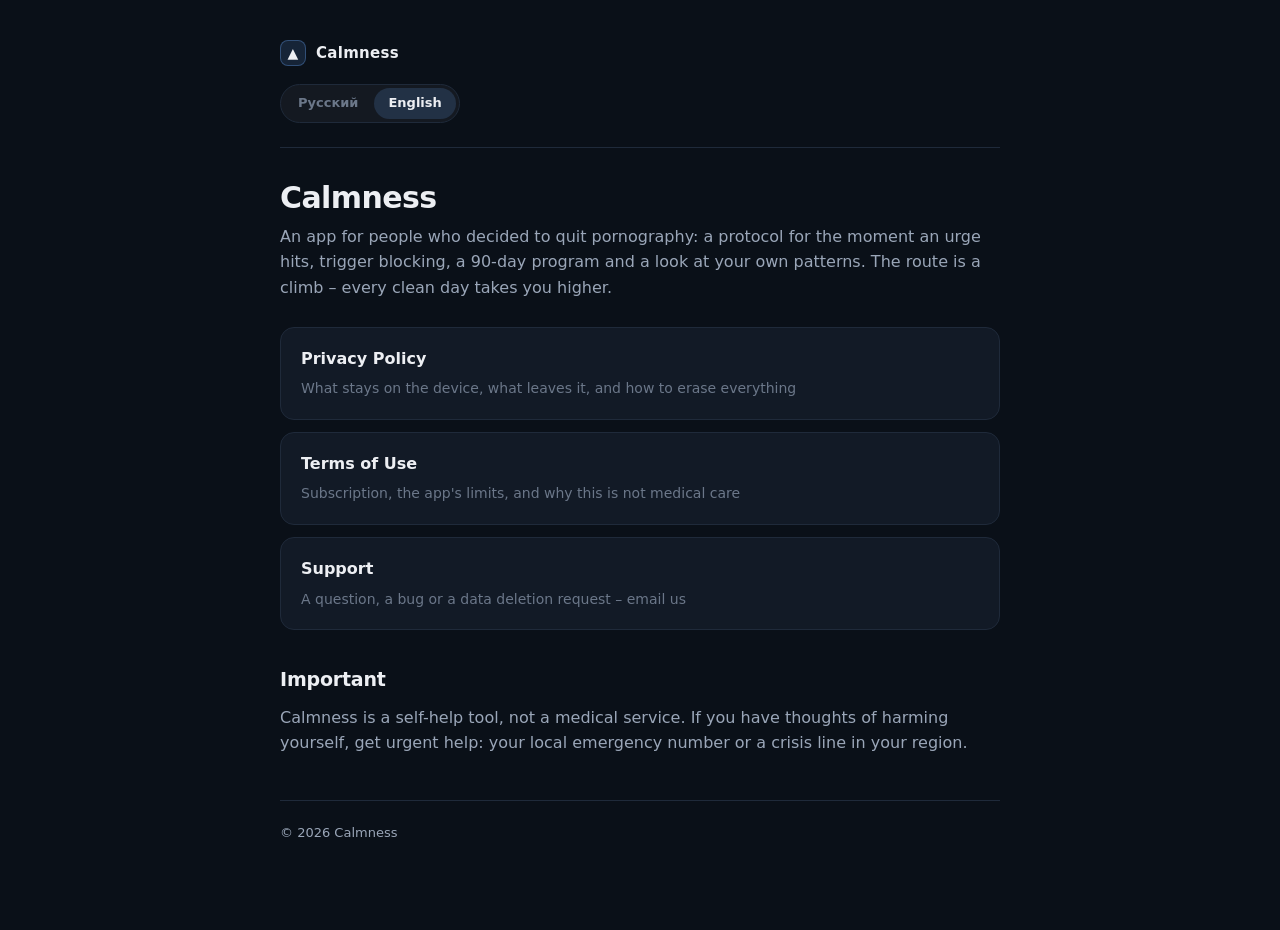
<file: index.html>
<!doctype html>
<html lang="ru">
<head>
<meta charset="utf-8">
<meta name="viewport" content="width=device-width, initial-scale=1">
<title>Calmness – поддержка и документы</title>
<link rel="stylesheet" href="style.css">
</head>
<body>
<div class="wrap">

<header>
  <a class="brand" href="./"><span class="mark">▲</span> Calmness</a>
  <div class="lang">
    <button type="button" data-lang="ru">Русский</button>
    <button type="button" data-lang="en">English</button>
  </div>
</header>

<div lang="ru">
  <h1>Calmness</h1>
  <p>Приложение для тех, кто решил отказаться от порнографии: протокол на момент
  импульса, блокировка триггеров, программа на 90 дней и разбор своих паттернов.
  Метафора маршрута – восхождение: каждый день без срыва поднимает выше.</p>

  <div class="cards">
    <a class="card" href="privacy.html">
      <b>Политика конфиденциальности</b>
      <span>Что остаётся на устройстве, что уходит наружу и как всё удалить</span>
    </a>
    <a class="card" href="terms.html">
      <b>Условия использования</b>
      <span>Подписка, границы приложения и почему это не медицинская помощь</span>
    </a>
    <a class="card" href="mailto:kolesnikov99.kz@gmail.com">
      <b>Поддержка</b>
      <span>Вопрос, баг или запрос на удаление данных – пиши на почту</span>
    </a>
  </div>

  <h2>Важно</h2>
  <p>Calmness – инструмент самопомощи, а не медицинская услуга. Если появляются
  мысли о причинении вреда себе, обратись за срочной помощью: единый номер
  экстренных служб или профильная служба в твоём регионе.</p>
</div>

<div lang="en">
  <h1>Calmness</h1>
  <p>An app for people who decided to quit pornography: a protocol for the moment
  an urge hits, trigger blocking, a 90-day program and a look at your own patterns.
  The route is a climb – every clean day takes you higher.</p>

  <div class="cards">
    <a class="card" href="privacy.html">
      <b>Privacy Policy</b>
      <span>What stays on the device, what leaves it, and how to erase everything</span>
    </a>
    <a class="card" href="terms.html">
      <b>Terms of Use</b>
      <span>Subscription, the app's limits, and why this is not medical care</span>
    </a>
    <a class="card" href="mailto:kolesnikov99.kz@gmail.com">
      <b>Support</b>
      <span>A question, a bug or a data deletion request – email us</span>
    </a>
  </div>

  <h2>Important</h2>
  <p>Calmness is a self-help tool, not a medical service. If you have thoughts of
  harming yourself, get urgent help: your local emergency number or a crisis line
  in your region.</p>
</div>

<footer>
  <p>© 2026 Calmness</p>
</footer>

</div>
<script src="lang.js"></script>
</body>
</html>
</file>
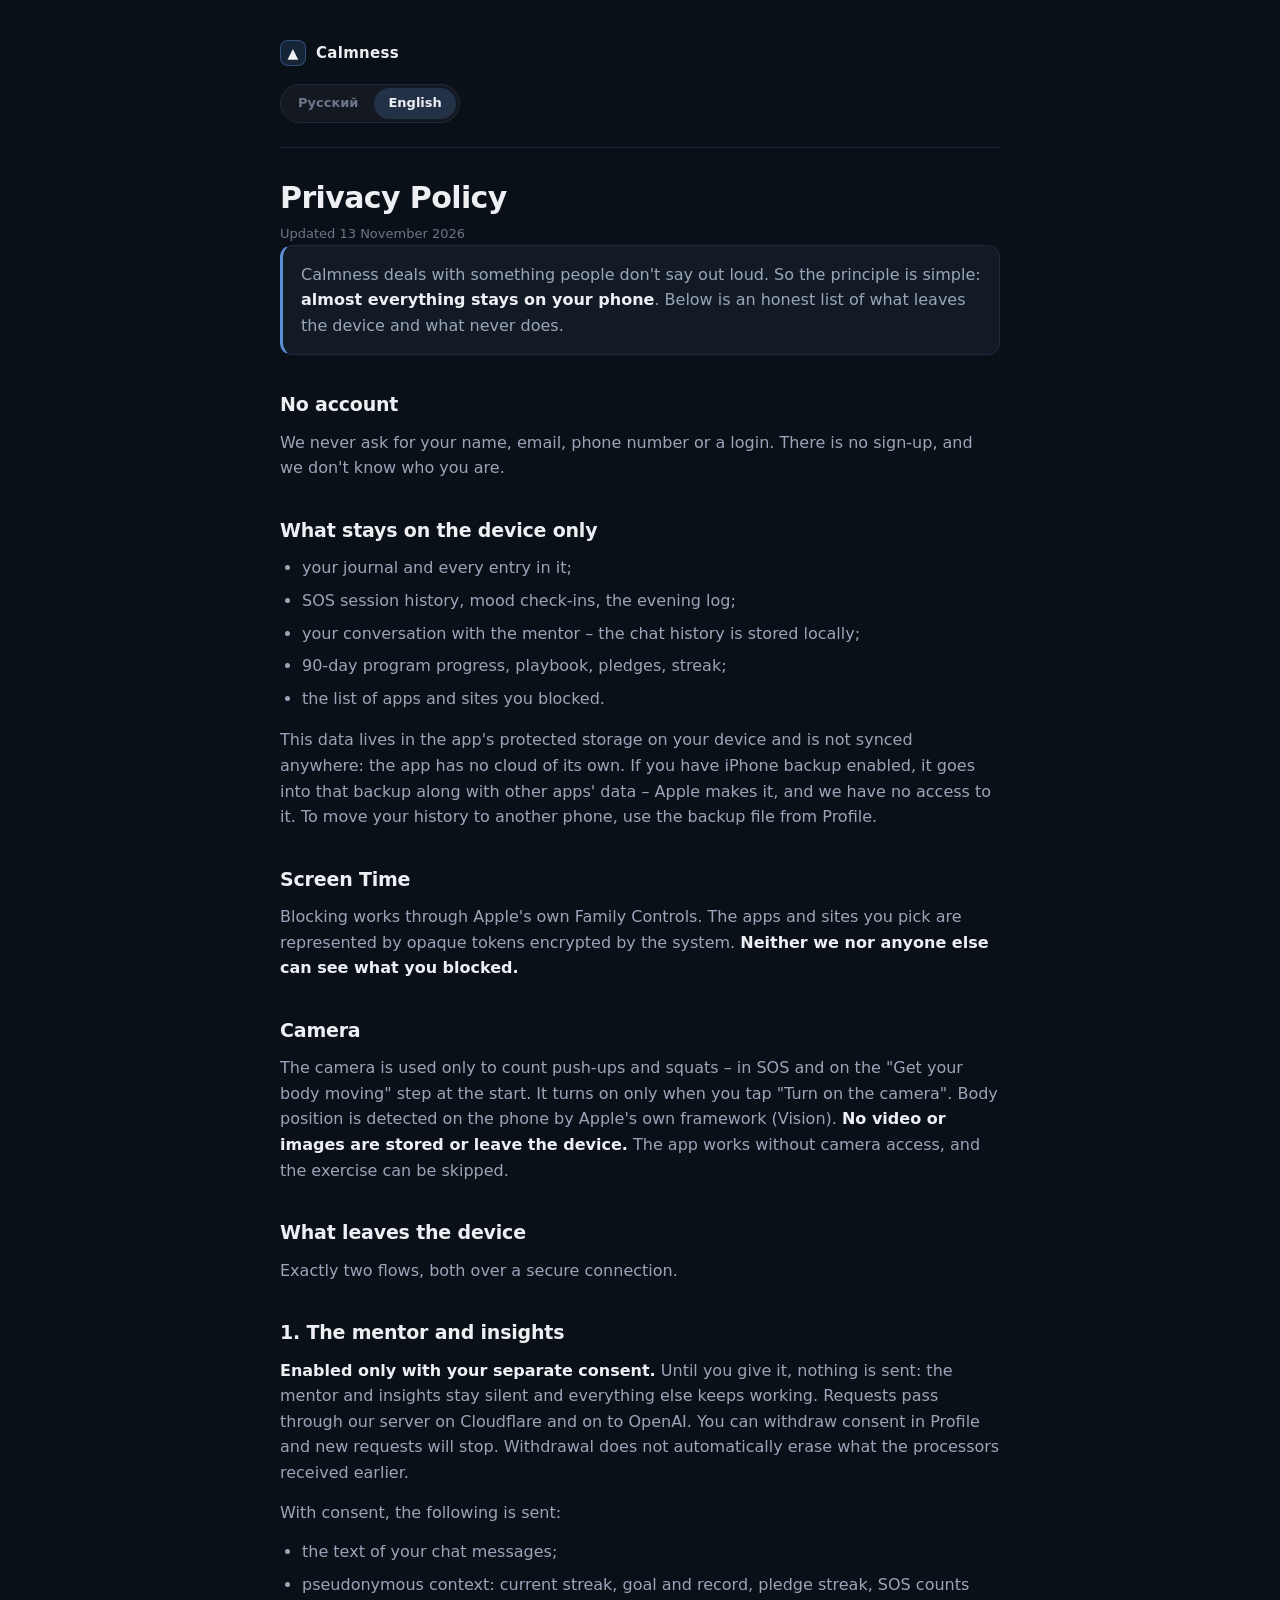
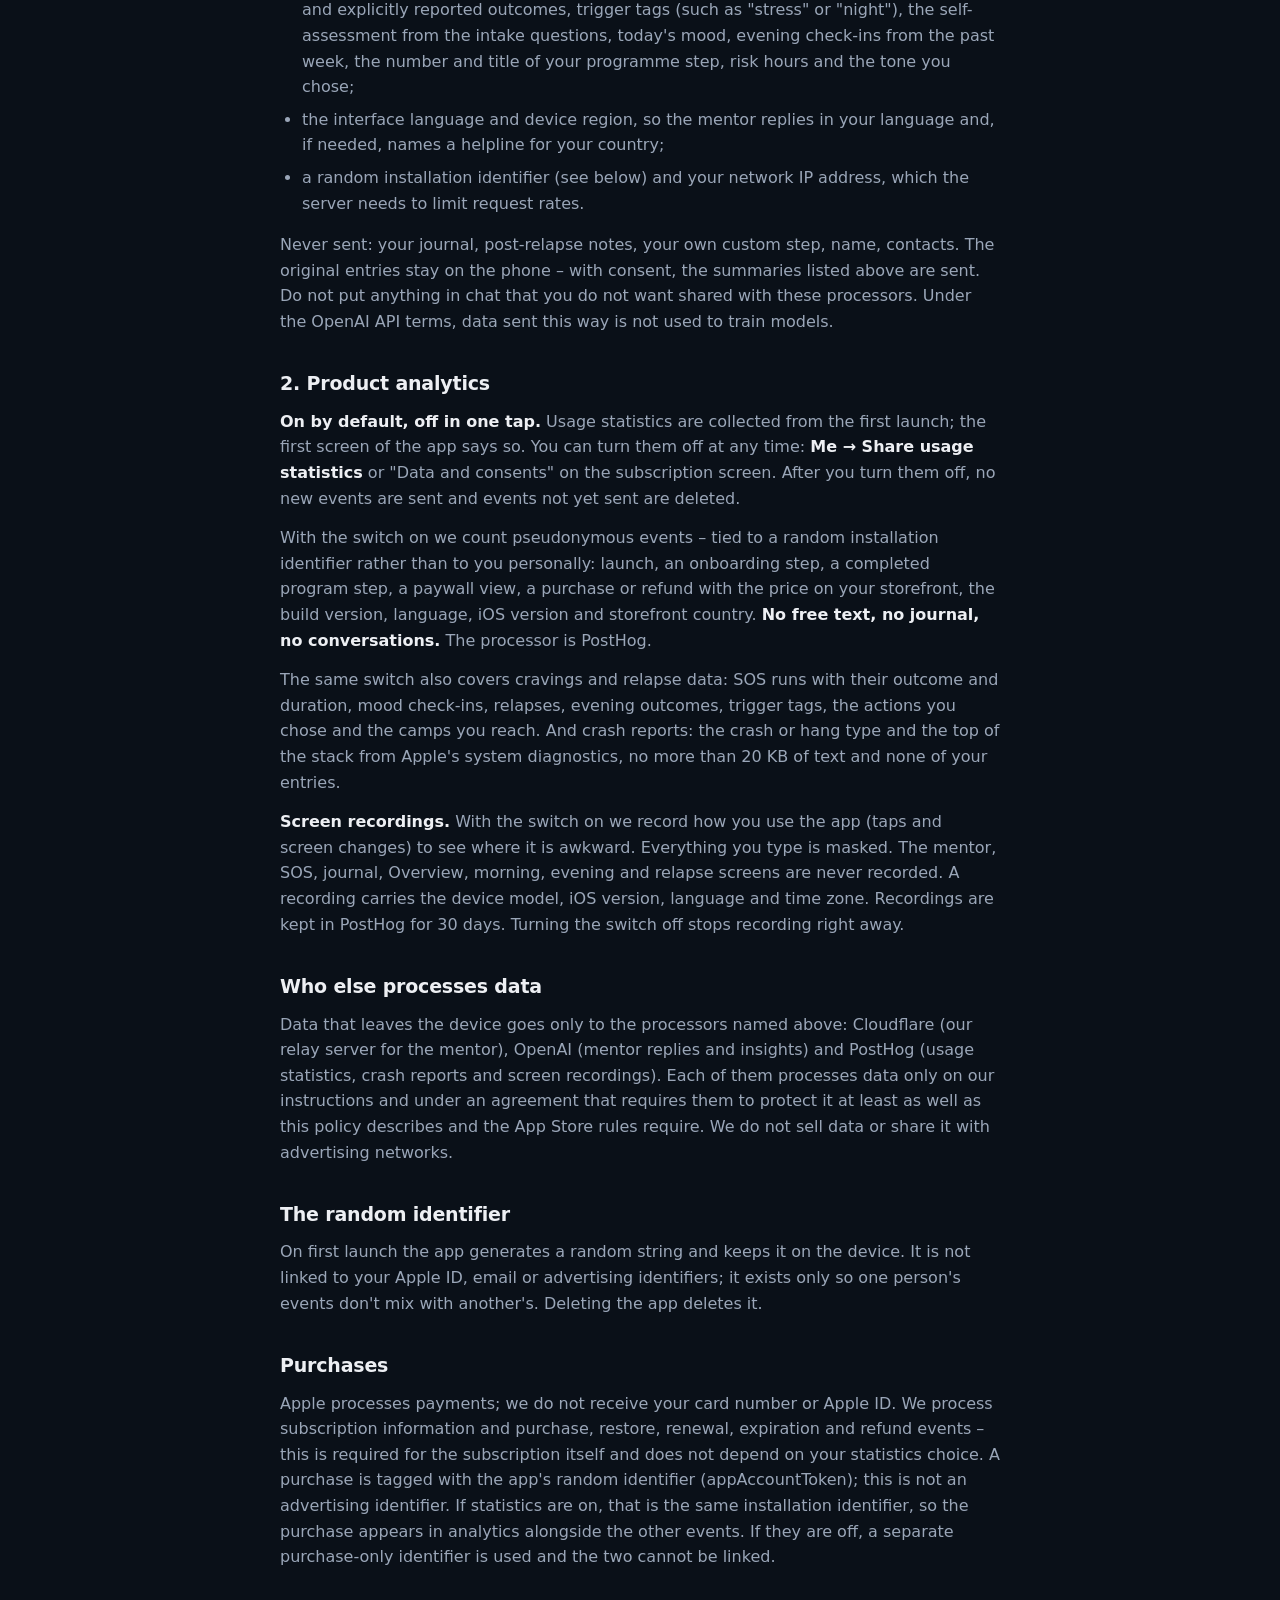
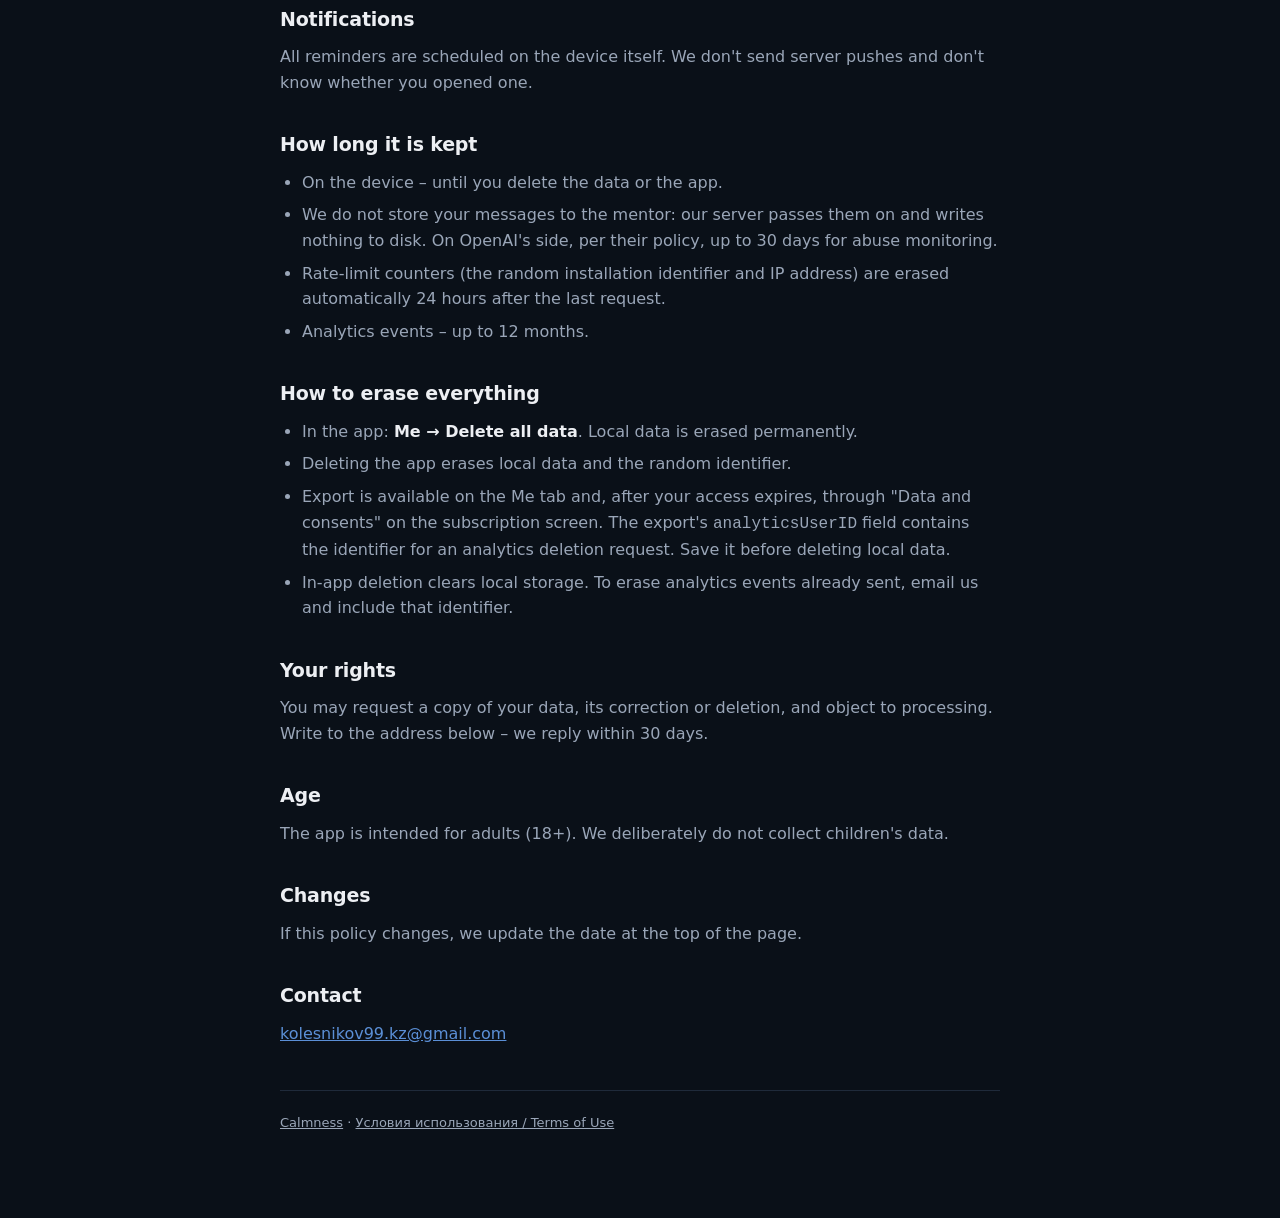
<file: privacy.html>
<!doctype html>
<html lang="ru">
<head>
<meta charset="utf-8">
<meta name="viewport" content="width=device-width, initial-scale=1">
<title>Политика конфиденциальности – Calmness</title>
<link rel="stylesheet" href="style.css">
</head>
<body>
<div class="wrap">

<header>
  <a class="brand" href="./"><span class="mark">▲</span> Calmness</a>
  <div class="lang">
    <button type="button" data-lang="ru">Русский</button>
    <button type="button" data-lang="en">English</button>
  </div>
</header>

<!-- ============ RU ============ -->
<div lang="ru">

<h1>Политика конфиденциальности</h1>
<p class="updated">Обновлено 13 ноября 2026</p>

<div class="note">
  <p>Calmness – приложение о том, о чём не говорят вслух. Поэтому принцип простой:
  <strong>почти всё остаётся на твоём телефоне</strong>. Ниже – честный список того,
  что покидает устройство, и что не покидает никогда.</p>
</div>

<h2>Аккаунта нет</h2>
<p>Мы не просим имя, электронную почту, телефон или логин. Регистрации нет, и мы
не знаем, кто ты.</p>

<h2>Что остаётся только на устройстве</h2>
<ul>
  <li>дневник и все записи в нём;</li>
  <li>история SOS-сессий, чек-ины настроения, журнал вечеров;</li>
  <li>переписка с наставником – история диалога хранится локально;</li>
  <li>прогресс программы 90 дней, плейбук, обещания, стрик;</li>
  <li>список приложений и сайтов, которые ты заблокировал.</li>
</ul>
<p>Эти данные лежат в защищённой области приложения на устройстве и никуда
не синхронизируются: отдельного облака у приложения нет. Если у тебя включена
резервная копия iPhone, они попадают в неё вместе с данными других приложений –
эту копию делает Apple, и доступа к ней у нас нет. Перенести историю на другой
телефон можно файлом копии из Профиля.</p>

<h2>Экранное время</h2>
<p>Блокировка работает через системный механизм Apple – Family Controls.
Выбранные приложения и сайты представлены непрозрачными токенами, которые
шифрует сама система. <strong>Ни мы, ни кто-либо ещё не видит, что именно ты
заблокировал.</strong></p>

<h2>Камера</h2>
<p>Камера нужна только для счёта отжиманий и приседаний – в SOS и на шаге
«Переключи тело» в начале. Она включается, когда ты сам нажимаешь «Включить
камеру». Положение тела распознаёт на телефоне системный механизм Apple (Vision).
<strong>Видео и снимки не сохраняются и не покидают устройство.</strong> Без
доступа к камере приложение работает, упражнение можно пропустить.</p>

<h2>Что покидает устройство</h2>
<p>Ровно два потока, оба по защищённому соединению.</p>

<h2>1. Наставник и разборы</h2>
<p><strong>Включаются только после твоего отдельного согласия.</strong> До него
приложение не отправляет ничего: наставник и разборы молчат, всё остальное
работает. Запрос проходит через наш сервер на Cloudflare и передаётся OpenAI.
Разрешение можно отозвать в Профиле – новые запросы прекратятся. Отзыв не
удаляет автоматически то, что обработчики получили раньше.</p>
<p>С согласием уходят:</p>
<ul>
  <li>текст твоих сообщений в чате;</li>
  <li>псевдонимный контекст: текущий стрик, цель и рекорд, серия обещаний,
  число SOS-сессий и явно отмеченные исходы, теги триггеров (например «стресс»,
  «ночь»), самооценка из вводного опроса, настроение дня, отметки вечеров за
  последнюю неделю, номер и название шага программы, часы риска и выбранный тон
  общения;</li>
  <li>язык интерфейса и регион устройства – чтобы наставник ответил на твоём
  языке и, если нужно, назвал линию помощи твоей страны;</li>
  <li>случайный идентификатор установки (о нём ниже) и сетевой IP-адрес –
  он нужен серверу, чтобы ограничивать частоту запросов.</li>
</ul>
<p>Не уходят: дневник, записи после срыва, свой шаг программы, имя, контакты.
Исходные записи остаются на телефоне – с согласием отправляются перечисленные
выше сводки. Не пиши в чат то, что не хочешь передавать этим обработчикам.
По условиям OpenAI API переданные данные не используются для обучения моделей.</p>

<h2>2. Аналитика продукта</h2>
<p><strong>Включена по умолчанию, выключается в один тап.</strong> Статистика
использования собирается с первого запуска; об этом сказано на первом экране
приложения. Выключить можно в любой момент: <strong>Я → Делиться статистикой
использования</strong> или «Данные и согласия» на экране подписки. После
выключения новые события не отправляются, а ещё не отправленные удаляются.</p>
<p>При включённом тумблере мы считаем псевдонимные события – они привязаны
к случайному идентификатору установки, а не к тебе лично: запуск, шаг
онбординга, пройденный шаг программы, показ стены оплаты, покупка и возврат
с ценой на твоей витрине, версия сборки, язык, версия iOS и страна витрины.
<strong>Свободного текста, дневника и переписки в аналитике нет.</strong>
Обработчик – PostHog.</p>
<p>Тот же тумблер включает и данные о тяге и срывах: запуски SOS, их исход
и длительность, отметки настроения, срывы, итоги вечеров, теги триггеров,
выбранные действия и взятые лагеря. И отчёты о сбоях: тип падения или
зависания и верх стека из системной диагностики Apple, не больше 20 КБ
текста, без твоих записей.</p>
<p><strong>Записи экрана.</strong> При включённом тумблере мы записываем,
как ты пользуешься приложением (касания и смену экранов), чтобы видеть, где
неудобно. Всё, что ты вводишь, закрыто маской. Экраны наставника, SOS,
дневника, Обзора, утра, вечера и срыва не записываются вовсе. К записи
добавляются модель устройства, версия iOS, язык и часовой пояс. Записи
хранятся в PostHog 30 дней. Выключение тумблера сразу останавливает
запись.</p>

<h2>Кто ещё обрабатывает данные</h2>
<p>Данные, которые покидают устройство, получают только обработчики, названные
выше: Cloudflare (наш сервер-посредник для наставника), OpenAI (ответы
наставника и разборы) и PostHog (статистика, отчёты о сбоях и записи экрана). Каждый из них
обрабатывает данные только по нашему поручению и по договору, который
обязывает защищать их не хуже, чем описано в этой политике и требуют правила
App Store. Мы не продаём данные и не передаём их рекламным сетям.</p>

<h2>Случайный идентификатор</h2>
<p>При первом запуске приложение создаёт случайный набор символов и хранит его
на устройстве. Он не связан с Apple ID, почтой или рекламными идентификаторами
и нужен только чтобы события одного человека не смешивались с чужими. Удаление
приложения удаляет и его.</p>

<h2>Покупки</h2>
<p>Оплату обрабатывает Apple; номер карты и Apple ID нам не передаются.
Мы обрабатываем сведения о подписке и события покупки, восстановления,
продления, истечения и возврата – это нужно для самой подписки и не зависит
от твоего выбора про статистику. Покупка помечается случайным идентификатором
приложения (appAccountToken); это не рекламный идентификатор. Если статистика
включена, это тот же идентификатор установки, и покупка видна в аналитике
вместе с остальными событиями. Если выключена – для покупок заводится
отдельный идентификатор, и связать их с продуктовой аналитикой нельзя.</p>

<h2>Уведомления</h2>
<p>Все напоминания планируются на самом устройстве. Мы не отправляем пуши
с сервера и не знаем, открыл ты уведомление или нет.</p>

<h2>Сколько это хранится</h2>
<ul>
  <li>На устройстве – пока ты сам не удалишь данные или приложение.</li>
  <li>Сообщения наставнику мы не сохраняем: наш сервер передаёт их дальше и
  ничего не пишет на диск. На стороне OpenAI – по их политике, до 30 дней
  для защиты от злоупотреблений.</li>
  <li>Счётчики частоты запросов (случайный идентификатор установки и IP-адрес)
  стираются автоматически через сутки после последнего запроса.</li>
  <li>События аналитики – до 12 месяцев.</li>
</ul>

<h2>Как всё удалить</h2>
<ul>
  <li>В приложении: <strong>Я → Удалить все данные</strong>. Стирает локальные
  данные безвозвратно.</li>
  <li>Удаление приложения стирает локальные данные и случайный идентификатор.</li>
  <li>Экспорт копии – на вкладке «Я», а если доступ к приложению закончился –
  через «Данные и согласия» на экране подписки. В файле копии есть поле
  <code>analyticsUserID</code>: это идентификатор для запроса на удаление
  событий аналитики. Сохрани его до удаления локальных данных.</li>
  <li>Удаление в приложении очищает локальное хранилище. Чтобы удалить уже
  отправленные события аналитики, напиши в поддержку и приложи этот
  идентификатор.</li>
  <li>Чтобы стереть события аналитики, напиши нам – удалим по идентификатору
  (он есть в файле из «Я → Экспорт данных»).</li>
</ul>

<h2>Твои права</h2>
<p>Ты можешь запросить копию своих данных, их исправление или удаление,
а также возразить против обработки. Напиши на адрес ниже – ответим в течение
30 дней.</p>

<h2>Возраст</h2>
<p>Приложение предназначено для совершеннолетних (18+). Мы сознательно
не собираем данные детей.</p>

<h2>Изменения</h2>
<p>Если политика изменится, мы обновим дату вверху страницы.</p>

<h2>Связаться</h2>
<p><a href="mailto:kolesnikov99.kz@gmail.com">kolesnikov99.kz@gmail.com</a></p>

</div>

<!-- ============ EN ============ -->
<div lang="en">

<h1>Privacy Policy</h1>
<p class="updated">Updated 13 November 2026</p>

<div class="note">
  <p>Calmness deals with something people don't say out loud. So the principle is
  simple: <strong>almost everything stays on your phone</strong>. Below is an honest
  list of what leaves the device and what never does.</p>
</div>

<h2>No account</h2>
<p>We never ask for your name, email, phone number or a login. There is no sign-up,
and we don't know who you are.</p>

<h2>What stays on the device only</h2>
<ul>
  <li>your journal and every entry in it;</li>
  <li>SOS session history, mood check-ins, the evening log;</li>
  <li>your conversation with the mentor – the chat history is stored locally;</li>
  <li>90-day program progress, playbook, pledges, streak;</li>
  <li>the list of apps and sites you blocked.</li>
</ul>
<p>This data lives in the app's protected storage on your device and is not
synced anywhere: the app has no cloud of its own. If you have iPhone backup
enabled, it goes into that backup along with other apps' data – Apple makes it,
and we have no access to it. To move your history to another phone, use the
backup file from Profile.</p>

<h2>Screen Time</h2>
<p>Blocking works through Apple's own Family Controls. The apps and sites you pick
are represented by opaque tokens encrypted by the system. <strong>Neither we nor
anyone else can see what you blocked.</strong></p>

<h2>Camera</h2>
<p>The camera is used only to count push-ups and squats – in SOS and on the
"Get your body moving" step at the start. It turns on only when you tap "Turn on
the camera". Body position is detected on the phone by Apple's own framework
(Vision). <strong>No video or images are stored or leave the device.</strong>
The app works without camera access, and the exercise can be skipped.</p>

<h2>What leaves the device</h2>
<p>Exactly two flows, both over a secure connection.</p>

<h2>1. The mentor and insights</h2>
<p><strong>Enabled only with your separate consent.</strong> Until you give it,
nothing is sent: the mentor and insights stay silent and everything else keeps
working. Requests pass through our server on Cloudflare and on to OpenAI. You can
withdraw consent in Profile and new requests will stop. Withdrawal does not
automatically erase what the processors received earlier.</p>
<p>With consent, the following is sent:</p>
<ul>
  <li>the text of your chat messages;</li>
  <li>pseudonymous context: current streak, goal and record, pledge streak,
  SOS counts and explicitly reported outcomes, trigger tags (such as "stress" or
  "night"), the self-assessment from the intake questions, today's mood, evening
  check-ins from the past week, the number and title of your programme step,
  risk hours and the tone you chose;</li>
  <li>the interface language and device region, so the mentor replies in your
  language and, if needed, names a helpline for your country;</li>
  <li>a random installation identifier (see below) and your network IP address,
  which the server needs to limit request rates.</li>
</ul>
<p>Never sent: your journal, post-relapse notes, your own custom step, name,
contacts. The original entries stay on the phone – with consent, the summaries
listed above are sent. Do not put anything in chat that you do not want shared
with these processors. Under the OpenAI API terms, data sent this way is not used
to train models.</p>

<h2>2. Product analytics</h2>
<p><strong>On by default, off in one tap.</strong> Usage statistics are
collected from the first launch; the first screen of the app says so. You can
turn them off at any time: <strong>Me → Share usage statistics</strong> or
"Data and consents" on the subscription screen. After you turn them off, no new
events are sent and events not yet sent are deleted.</p>
<p>With the switch on we count pseudonymous events – tied to a random
installation identifier rather than to you personally: launch, an onboarding
step, a completed program step, a paywall view, a purchase or refund with the
price on your storefront, the build version, language, iOS version and
storefront country. <strong>No free text, no journal, no
conversations.</strong> The processor is PostHog.</p>
<p>The same switch also covers cravings and relapse data: SOS runs with their
outcome and duration, mood check-ins, relapses, evening outcomes, trigger tags,
the actions you chose and the camps you reach. And crash reports: the crash or
hang type and the top of the stack from Apple's system diagnostics, no more
than 20 KB of text and none of your entries.</p>
<p><strong>Screen recordings.</strong> With the switch on we record how you
use the app (taps and screen changes) to see where it is awkward. Everything
you type is masked. The mentor, SOS, journal, Overview, morning, evening and
relapse screens are never recorded. A recording carries the device model, iOS
version, language and time zone. Recordings are kept in PostHog for 30 days.
Turning the switch off stops recording right away.</p>

<h2>Who else processes data</h2>
<p>Data that leaves the device goes only to the processors named above:
Cloudflare (our relay server for the mentor), OpenAI (mentor replies and
insights) and PostHog (usage statistics, crash reports and screen recordings). Each of them
processes data only on our instructions and under an agreement that requires
them to protect it at least as well as this policy describes and the App Store
rules require. We do not sell data or share it with advertising networks.</p>

<h2>The random identifier</h2>
<p>On first launch the app generates a random string and keeps it on the device.
It is not linked to your Apple ID, email or advertising identifiers; it exists only
so one person's events don't mix with another's. Deleting the app deletes it.</p>

<h2>Purchases</h2>
<p>Apple processes payments; we do not receive your card number or Apple ID.
We process subscription information and purchase, restore, renewal, expiration
and refund events – this is required for the subscription itself and does not
depend on your statistics choice. A purchase is tagged with the app's random
identifier (appAccountToken); this is not an advertising identifier. If
statistics are on, that is the same installation identifier, so the purchase
appears in analytics alongside the other events. If they are off, a separate
purchase-only identifier is used and the two cannot be linked.</p>

<h2>Notifications</h2>
<p>All reminders are scheduled on the device itself. We don't send server pushes
and don't know whether you opened one.</p>

<h2>How long it is kept</h2>
<ul>
  <li>On the device – until you delete the data or the app.</li>
  <li>We do not store your messages to the mentor: our server passes them on
  and writes nothing to disk. On OpenAI's side, per their policy, up to 30 days
  for abuse monitoring.</li>
  <li>Rate-limit counters (the random installation identifier and IP address)
  are erased automatically 24 hours after the last request.</li>
  <li>Analytics events – up to 12 months.</li>
</ul>

<h2>How to erase everything</h2>
<ul>
  <li>In the app: <strong>Me → Delete all data</strong>. Local data is erased
  permanently.</li>
  <li>Deleting the app erases local data and the random identifier.</li>
  <li>Export is available on the Me tab and, after your access expires, through
  "Data and consents" on the subscription screen. The export's <code>analyticsUserID</code>
  field contains the identifier for an analytics deletion request. Save it before
  deleting local data.</li>
  <li>In-app deletion clears local storage. To erase analytics events already
  sent, email us and include that identifier.</li>
</ul>

<h2>Your rights</h2>
<p>You may request a copy of your data, its correction or deletion, and object to
processing. Write to the address below – we reply within 30 days.</p>

<h2>Age</h2>
<p>The app is intended for adults (18+). We deliberately do not collect children's
data.</p>

<h2>Changes</h2>
<p>If this policy changes, we update the date at the top of the page.</p>

<h2>Contact</h2>
<p><a href="mailto:kolesnikov99.kz@gmail.com">kolesnikov99.kz@gmail.com</a></p>

</div>

<footer>
  <p><a href="./">Calmness</a> · <a href="terms.html">Условия использования / Terms of Use</a></p>
</footer>

</div>
<script src="lang.js"></script>
</body>
</html>
</file>
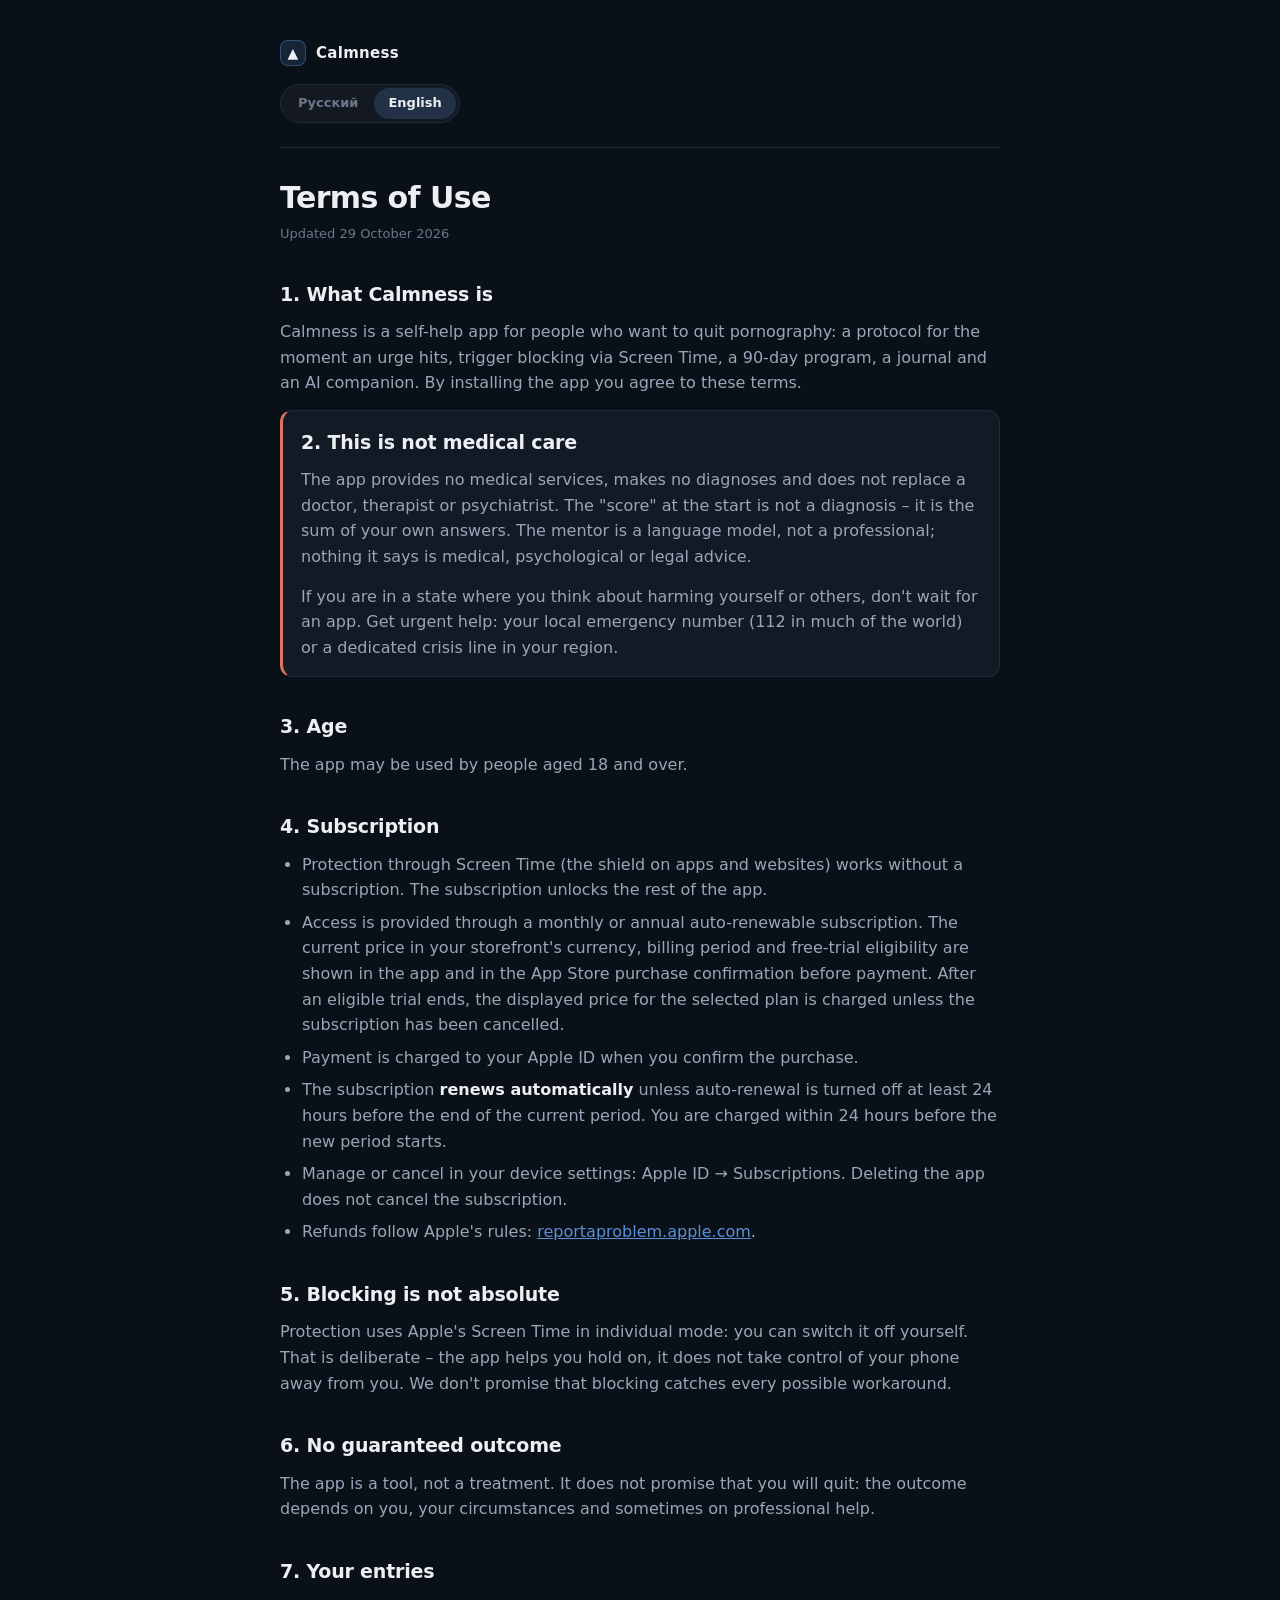
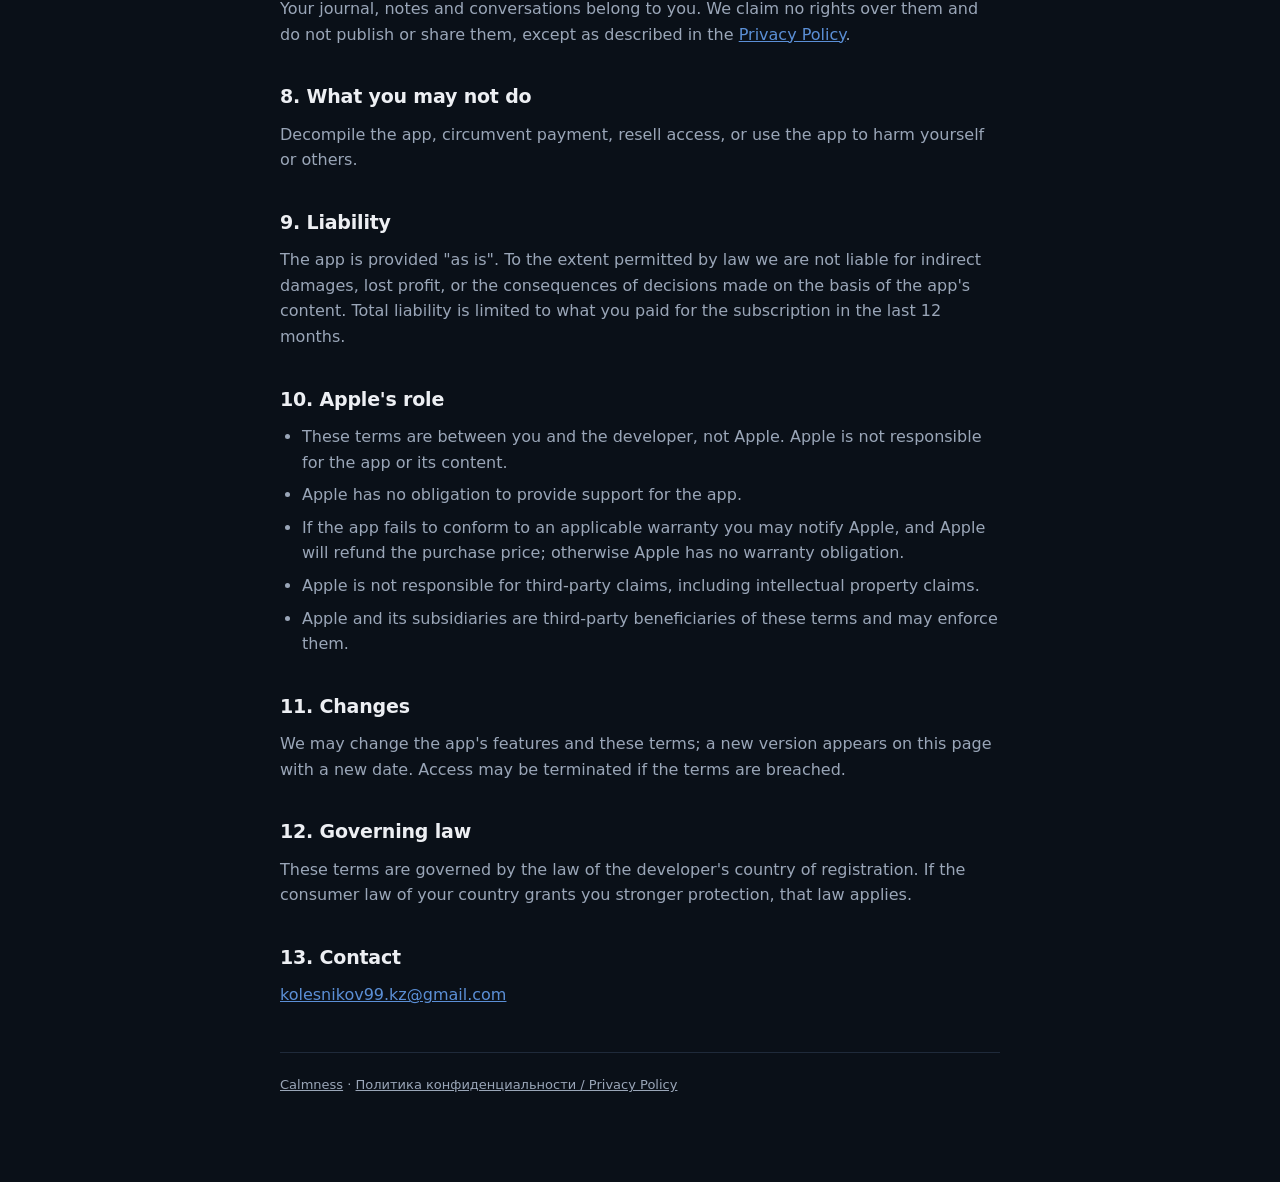
<file: terms.html>
<!doctype html>
<html lang="ru">
<head>
<meta charset="utf-8">
<meta name="viewport" content="width=device-width, initial-scale=1">
<title>Условия использования – Calmness</title>
<link rel="stylesheet" href="style.css">
</head>
<body>
<div class="wrap">

<header>
  <a class="brand" href="./"><span class="mark">▲</span> Calmness</a>
  <div class="lang">
    <button type="button" data-lang="ru">Русский</button>
    <button type="button" data-lang="en">English</button>
  </div>
</header>

<!-- ============ RU ============ -->
<div lang="ru">

<h1>Условия использования</h1>
<p class="updated">Обновлено 29 октября 2026</p>

<h2>1. Что такое Calmness</h2>
<p>Calmness – приложение самопомощи для тех, кто хочет отказаться от порнографии:
протокол действий в момент импульса, блокировка триггеров через Экранное время,
программа на 90 дней, дневник и AI-собеседник. Устанавливая приложение, ты
соглашаешься с этими условиями.</p>

<div class="note warn">
  <h2 style="margin-top:0">2. Это не медицинская помощь</h2>
  <p>Приложение не оказывает медицинских услуг, не ставит диагнозов и не заменяет
  врача, психотерапевта или психиатра. «Индекс» в начале – не диагноз, а сумма
  твоих собственных ответов. Наставник – языковая модель, а не специалист;
  его слова не являются медицинской, психологической или юридической
  консультацией.</p>
  <p>Если состояние такое, что появляются мысли о причинении вреда себе или
  другим, – не жди приложения. Обратись за срочной помощью: единый номер
  экстренных служб (112 в большинстве стран) или профильная служба в твоём
  регионе.</p>
</div>

<h2>3. Возраст</h2>
<p>Пользоваться приложением можно с 18 лет.</p>

<h2>4. Подписка</h2>
<ul>
  <li>Защита через Экранное время (щит на приложения и сайты) работает без
  подписки. Подписка открывает остальное приложение.</li>
  <li>Доступ предоставляется по автоматически продлеваемой подписке – месячной
  или годовой. Текущая цена в валюте твоей витрины, период оплаты и доступность
  бесплатного пробного периода показаны в приложении и в системном подтверждении
  покупки App Store до оплаты. По окончании пробного периода, если он доступен и
  подписка не отменена, списывается показанная цена выбранного плана.</li>
  <li>Оплата списывается с Apple ID при подтверждении покупки.</li>
  <li>Подписка <strong>продлевается автоматически</strong>, если не отключить
  автопродление не позднее чем за 24 часа до конца текущего периода. Списание
  за новый период проходит в течение 24 часов до его начала.</li>
  <li>Управление и отмена – в настройках устройства: Apple ID → Подписки.
  Удаление приложения подписку не отменяет.</li>
  <li>Возвраты – по правилам Apple:
  <a href="https://reportaproblem.apple.com">reportaproblem.apple.com</a>.</li>
</ul>

<h2>5. Блокировка не абсолютна</h2>
<p>Защита работает через Экранное время Apple в режиме «для себя»: отключить её
можешь ты сам. Это осознанный выбор – приложение помогает удержаться, а не
лишает тебя контроля над телефоном. Мы не обещаем, что блокировка перехватит
любой способ обхода.</p>

<h2>6. Результат не гарантируется</h2>
<p>Приложение – инструмент, а не лечение. Оно не обещает, что ты бросишь:
результат зависит от тебя, обстоятельств и, иногда, от помощи специалиста.</p>

<h2>7. Твои записи</h2>
<p>Дневник, заметки и переписка принадлежат тебе. Мы не претендуем на права
на них, не публикуем и не передаём их третьим лицам, кроме случаев, описанных
в <a href="privacy.html">Политике конфиденциальности</a>.</p>

<h2>8. Чего делать нельзя</h2>
<p>Декомпилировать приложение, обходить оплату, перепродавать доступ или
использовать приложение для причинения вреда себе или другим.</p>

<h2>9. Ответственность</h2>
<p>Приложение предоставляется «как есть». В пределах, допустимых законом,
мы не отвечаем за косвенные убытки, упущенную выгоду и последствия решений,
принятых на основе содержимого приложения. Совокупная ответственность
ограничена суммой, уплаченной тобой за подписку за последние 12 месяцев.</p>

<h2>10. Роль Apple</h2>
<ul>
  <li>Эти условия заключены между тобой и разработчиком, а не с Apple.
  Apple не отвечает за приложение и его содержимое.</li>
  <li>Apple не обязана оказывать поддержку по приложению.</li>
  <li>Если приложение не соответствует применимым гарантиям, ты можешь уведомить
  Apple, и Apple вернёт стоимость покупки; в остальном Apple не несёт гарантийных
  обязательств.</li>
  <li>Apple не отвечает за претензии третьих лиц, включая претензии
  об интеллектуальной собственности.</li>
  <li>Apple и её дочерние компании – третьи лица-выгодоприобретатели этих условий
  и вправе требовать их исполнения.</li>
</ul>

<h2>11. Изменения</h2>
<p>Мы можем менять функции приложения и эти условия; новая редакция появится
на этой странице с новой датой. Доступ может быть прекращён при нарушении
условий.</p>

<h2>12. Применимое право</h2>
<p>К этим условиям применяется право страны регистрации разработчика. Если
законодательство твоей страны даёт тебе как потребителю более сильную защиту,
применяется оно.</p>

<h2>13. Связаться</h2>
<p><a href="mailto:kolesnikov99.kz@gmail.com">kolesnikov99.kz@gmail.com</a></p>

</div>

<!-- ============ EN ============ -->
<div lang="en">

<h1>Terms of Use</h1>
<p class="updated">Updated 29 October 2026</p>

<h2>1. What Calmness is</h2>
<p>Calmness is a self-help app for people who want to quit pornography: a protocol
for the moment an urge hits, trigger blocking via Screen Time, a 90-day program,
a journal and an AI companion. By installing the app you agree to these terms.</p>

<div class="note warn">
  <h2 style="margin-top:0">2. This is not medical care</h2>
  <p>The app provides no medical services, makes no diagnoses and does not replace
  a doctor, therapist or psychiatrist. The "score" at the start is not a diagnosis –
  it is the sum of your own answers. The mentor is a language model, not a
  professional; nothing it says is medical, psychological or legal advice.</p>
  <p>If you are in a state where you think about harming yourself or others, don't
  wait for an app. Get urgent help: your local emergency number (112 in much of the
  world) or a dedicated crisis line in your region.</p>
</div>

<h2>3. Age</h2>
<p>The app may be used by people aged 18 and over.</p>

<h2>4. Subscription</h2>
<ul>
  <li>Protection through Screen Time (the shield on apps and websites) works
  without a subscription. The subscription unlocks the rest of the app.</li>
  <li>Access is provided through a monthly or annual auto-renewable subscription.
  The current price in your storefront's currency, billing period and free-trial
  eligibility are shown in the app and in the App Store purchase confirmation
  before payment. After an eligible trial ends, the displayed price for the
  selected plan is charged unless the subscription has been cancelled.</li>
  <li>Payment is charged to your Apple ID when you confirm the purchase.</li>
  <li>The subscription <strong>renews automatically</strong> unless auto-renewal is
  turned off at least 24 hours before the end of the current period. You are charged
  within 24 hours before the new period starts.</li>
  <li>Manage or cancel in your device settings: Apple ID → Subscriptions. Deleting
  the app does not cancel the subscription.</li>
  <li>Refunds follow Apple's rules:
  <a href="https://reportaproblem.apple.com">reportaproblem.apple.com</a>.</li>
</ul>

<h2>5. Blocking is not absolute</h2>
<p>Protection uses Apple's Screen Time in individual mode: you can switch it off
yourself. That is deliberate – the app helps you hold on, it does not take control
of your phone away from you. We don't promise that blocking catches every possible
workaround.</p>

<h2>6. No guaranteed outcome</h2>
<p>The app is a tool, not a treatment. It does not promise that you will quit:
the outcome depends on you, your circumstances and sometimes on professional help.</p>

<h2>7. Your entries</h2>
<p>Your journal, notes and conversations belong to you. We claim no rights over
them and do not publish or share them, except as described in the
<a href="privacy.html">Privacy Policy</a>.</p>

<h2>8. What you may not do</h2>
<p>Decompile the app, circumvent payment, resell access, or use the app to harm
yourself or others.</p>

<h2>9. Liability</h2>
<p>The app is provided "as is". To the extent permitted by law we are not liable
for indirect damages, lost profit, or the consequences of decisions made on the
basis of the app's content. Total liability is limited to what you paid for the
subscription in the last 12 months.</p>

<h2>10. Apple's role</h2>
<ul>
  <li>These terms are between you and the developer, not Apple. Apple is not
  responsible for the app or its content.</li>
  <li>Apple has no obligation to provide support for the app.</li>
  <li>If the app fails to conform to an applicable warranty you may notify Apple,
  and Apple will refund the purchase price; otherwise Apple has no warranty
  obligation.</li>
  <li>Apple is not responsible for third-party claims, including intellectual
  property claims.</li>
  <li>Apple and its subsidiaries are third-party beneficiaries of these terms and
  may enforce them.</li>
</ul>

<h2>11. Changes</h2>
<p>We may change the app's features and these terms; a new version appears on this
page with a new date. Access may be terminated if the terms are breached.</p>

<h2>12. Governing law</h2>
<p>These terms are governed by the law of the developer's country of registration.
If the consumer law of your country grants you stronger protection, that law
applies.</p>

<h2>13. Contact</h2>
<p><a href="mailto:kolesnikov99.kz@gmail.com">kolesnikov99.kz@gmail.com</a></p>

</div>

<footer>
  <p><a href="./">Calmness</a> · <a href="privacy.html">Политика конфиденциальности / Privacy Policy</a></p>
</footer>

</div>
<script src="lang.js"></script>
</body>
</html>
</file>
<file: style.css>
:root {
  --bg: #0A1018;
  --card: #121A26;
  --line: #1F2A3A;
  --ink: #EDEFF3;
  --ink-2: #9AA6B8;
  --ink-3: #6B7789;
  --accent: #5B8FD6;
  --gold: #E8C77B;
  color-scheme: dark;
}

* { box-sizing: border-box; }

body {
  margin: 0;
  padding: 0 20px 72px;
  background: var(--bg);
  color: var(--ink);
  font: 16px/1.6 -apple-system, BlinkMacSystemFont, "SF Pro Text", system-ui, sans-serif;
  -webkit-text-size-adjust: 100%;
}

.wrap { max-width: 720px; margin: 0 auto; }

header {
  padding: 40px 0 24px;
  border-bottom: 1px solid var(--line);
  margin-bottom: 32px;
}

.brand {
  display: flex;
  align-items: center;
  gap: 10px;
  font-size: 15px;
  font-weight: 600;
  letter-spacing: 0.02em;
  color: var(--ink);
  text-decoration: none;
}

.brand .mark {
  width: 26px; height: 26px;
  display: grid; place-items: center;
  border-radius: 8px;
  background: rgba(91, 143, 214, 0.16);
  border: 1px solid rgba(91, 143, 214, 0.4);
  font-size: 14px;
}

h1 {
  font-size: 30px;
  line-height: 1.2;
  margin: 22px 0 8px;
  letter-spacing: -0.02em;
}

.updated { color: var(--ink-3); font-size: 13px; margin: 0; }

h2 {
  font-size: 19px;
  margin: 34px 0 10px;
  letter-spacing: -0.01em;
}

p, li { color: var(--ink-2); }
p { margin: 0 0 14px; }
ul { margin: 0 0 16px; padding-left: 22px; }
li { margin-bottom: 7px; }
strong { color: var(--ink); font-weight: 600; }
a { color: var(--accent); }

.lang {
  display: inline-flex;
  gap: 2px;
  padding: 3px;
  border-radius: 999px;
  background: rgba(255,255,255,0.04);
  border: 1px solid var(--line);
  margin-top: 18px;
}

.lang button {
  appearance: none;
  border: 0;
  background: transparent;
  color: var(--ink-3);
  font: inherit;
  font-size: 13px;
  font-weight: 600;
  padding: 5px 14px;
  border-radius: 999px;
  cursor: pointer;
}

.lang button.on { background: rgba(91,143,214,0.2); color: var(--ink); }

.note {
  background: var(--card);
  border: 1px solid var(--line);
  border-left: 3px solid var(--accent);
  border-radius: 12px;
  padding: 16px 18px;
  margin: 0 0 20px;
}

.note p:last-child { margin-bottom: 0; }

.note.warn { border-left-color: #E0725E; }

footer {
  margin-top: 44px;
  padding-top: 22px;
  border-top: 1px solid var(--line);
  color: var(--ink-3);
  font-size: 13px;
}

footer a { color: var(--ink-2); }

.cards { display: grid; gap: 12px; margin: 26px 0 0; }

.card {
  display: block;
  padding: 18px 20px;
  background: var(--card);
  border: 1px solid var(--line);
  border-radius: 14px;
  text-decoration: none;
}

.card:hover { border-color: rgba(91,143,214,0.5); }
.card b { display: block; color: var(--ink); font-size: 16px; margin-bottom: 4px; }
.card span { color: var(--ink-3); font-size: 14px; }

[lang="en"] { display: none; }
html.en [lang="ru"] { display: none; }
html.en [lang="en"] { display: block; }
</file>
